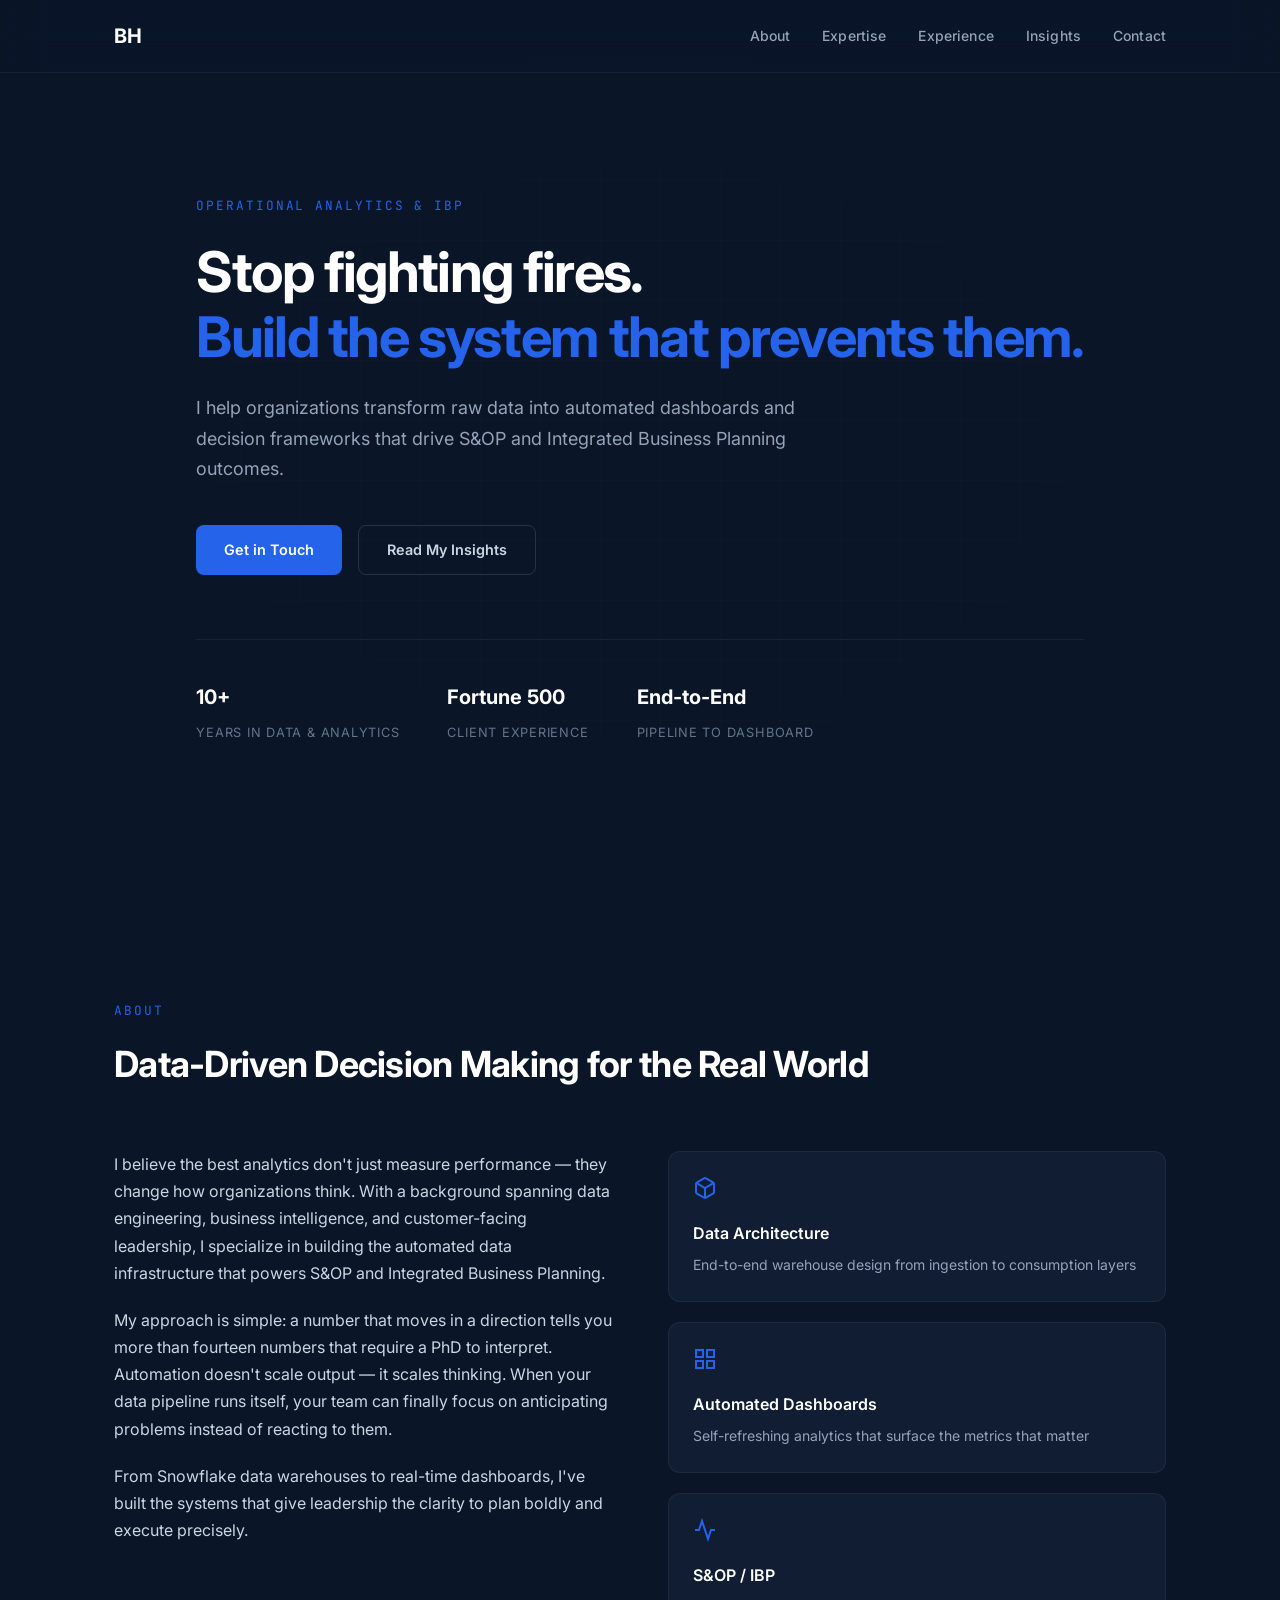
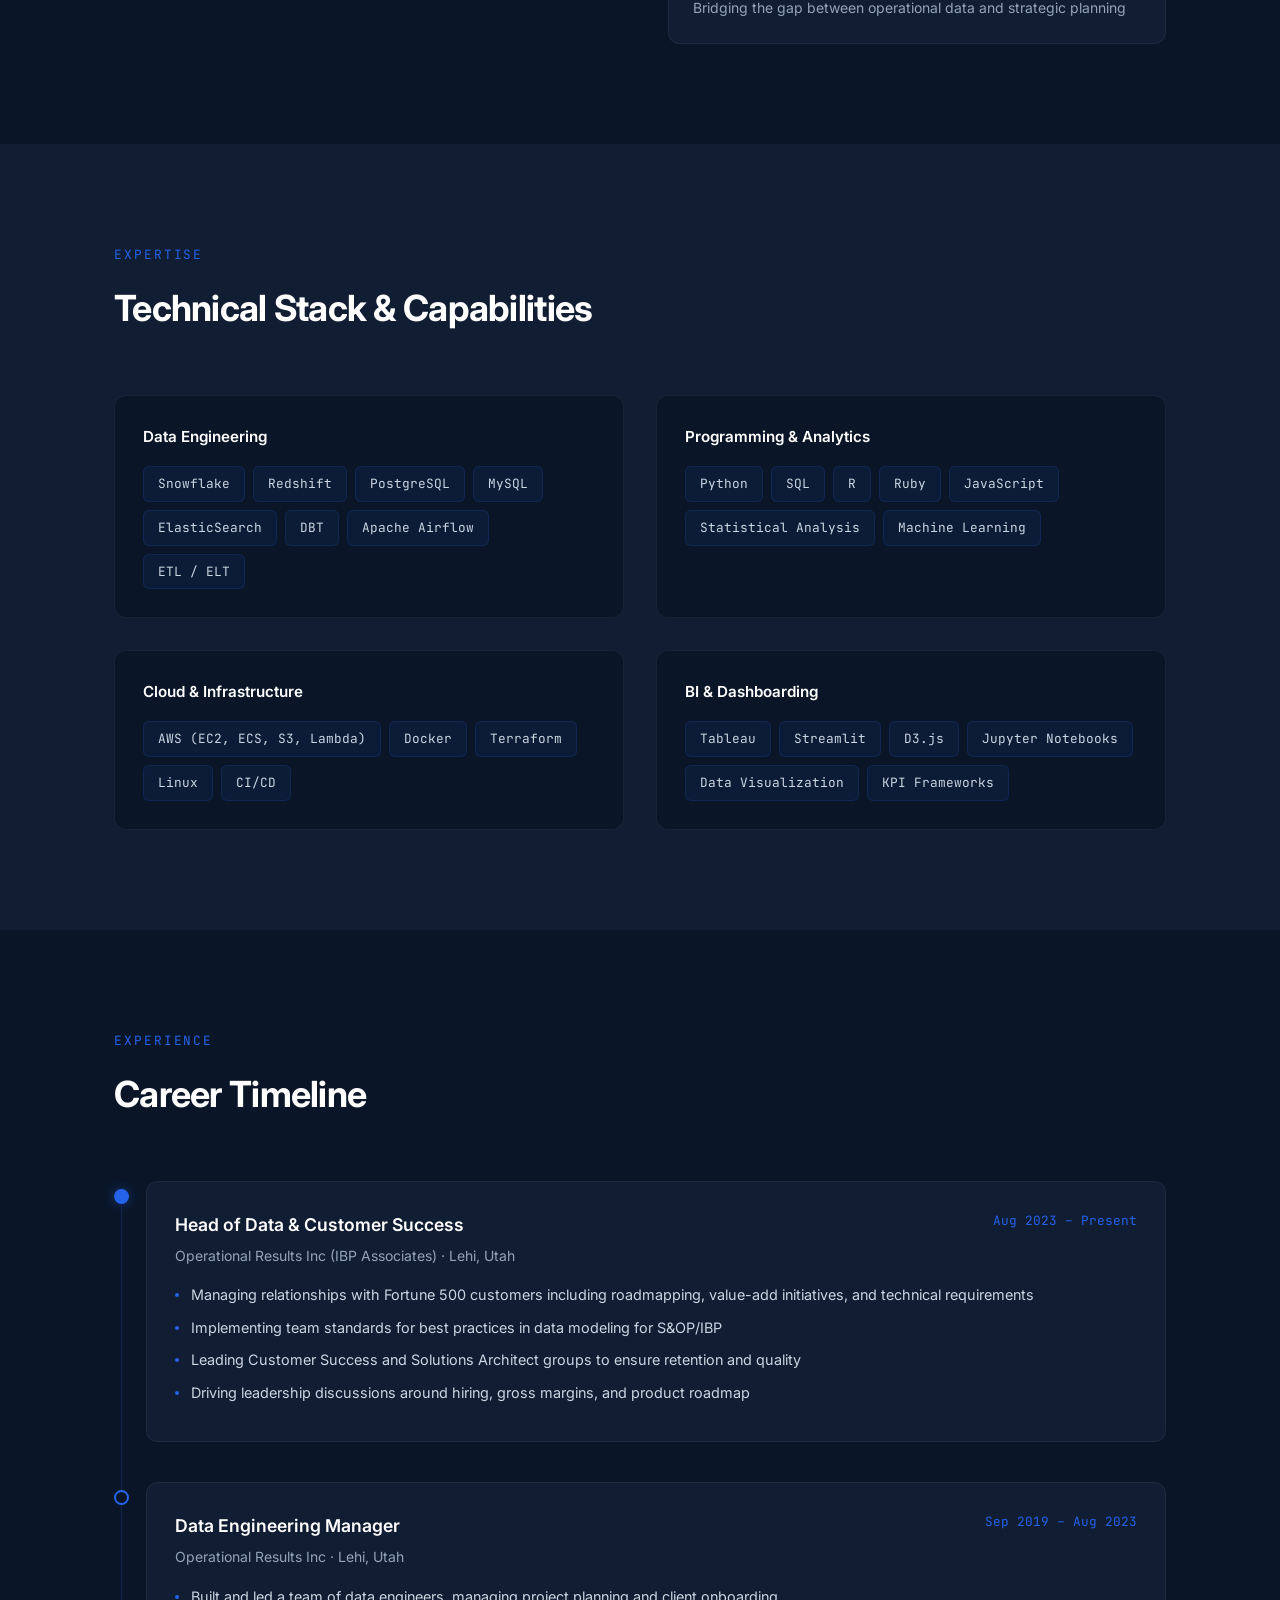
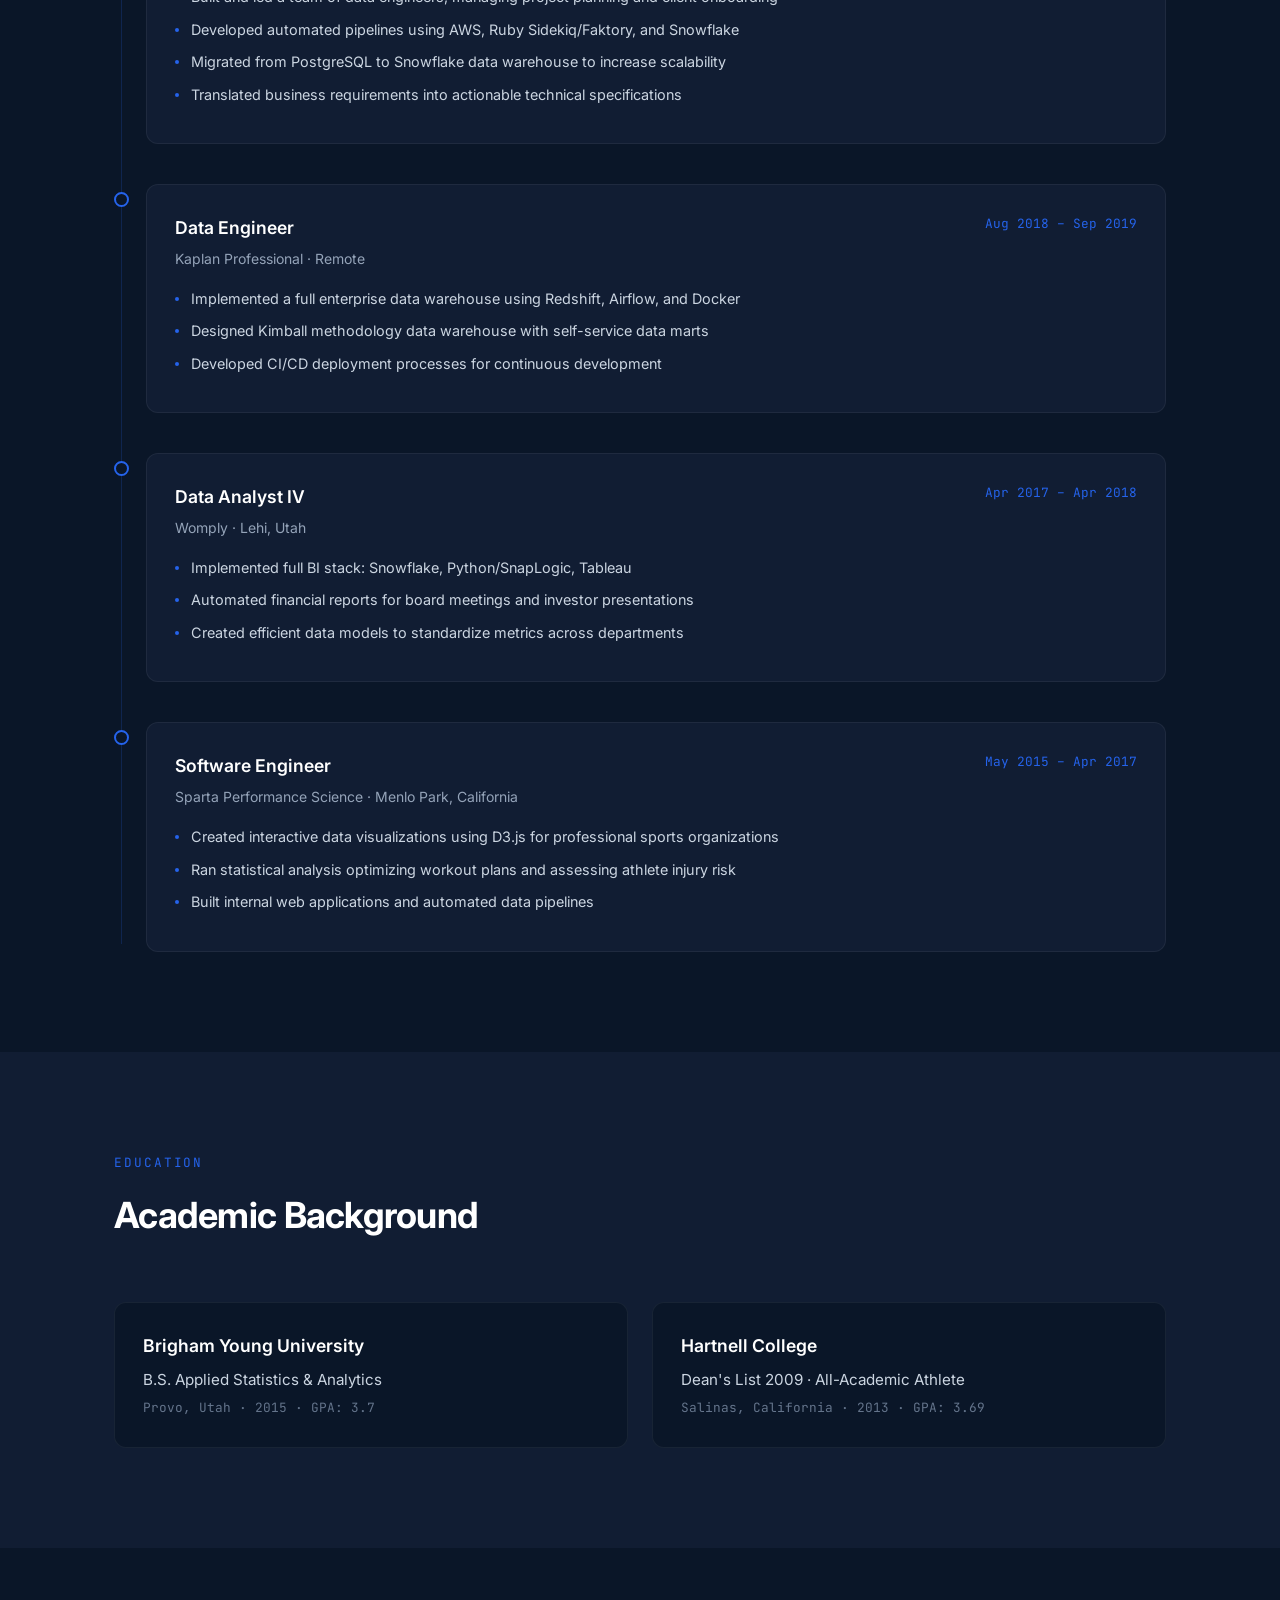
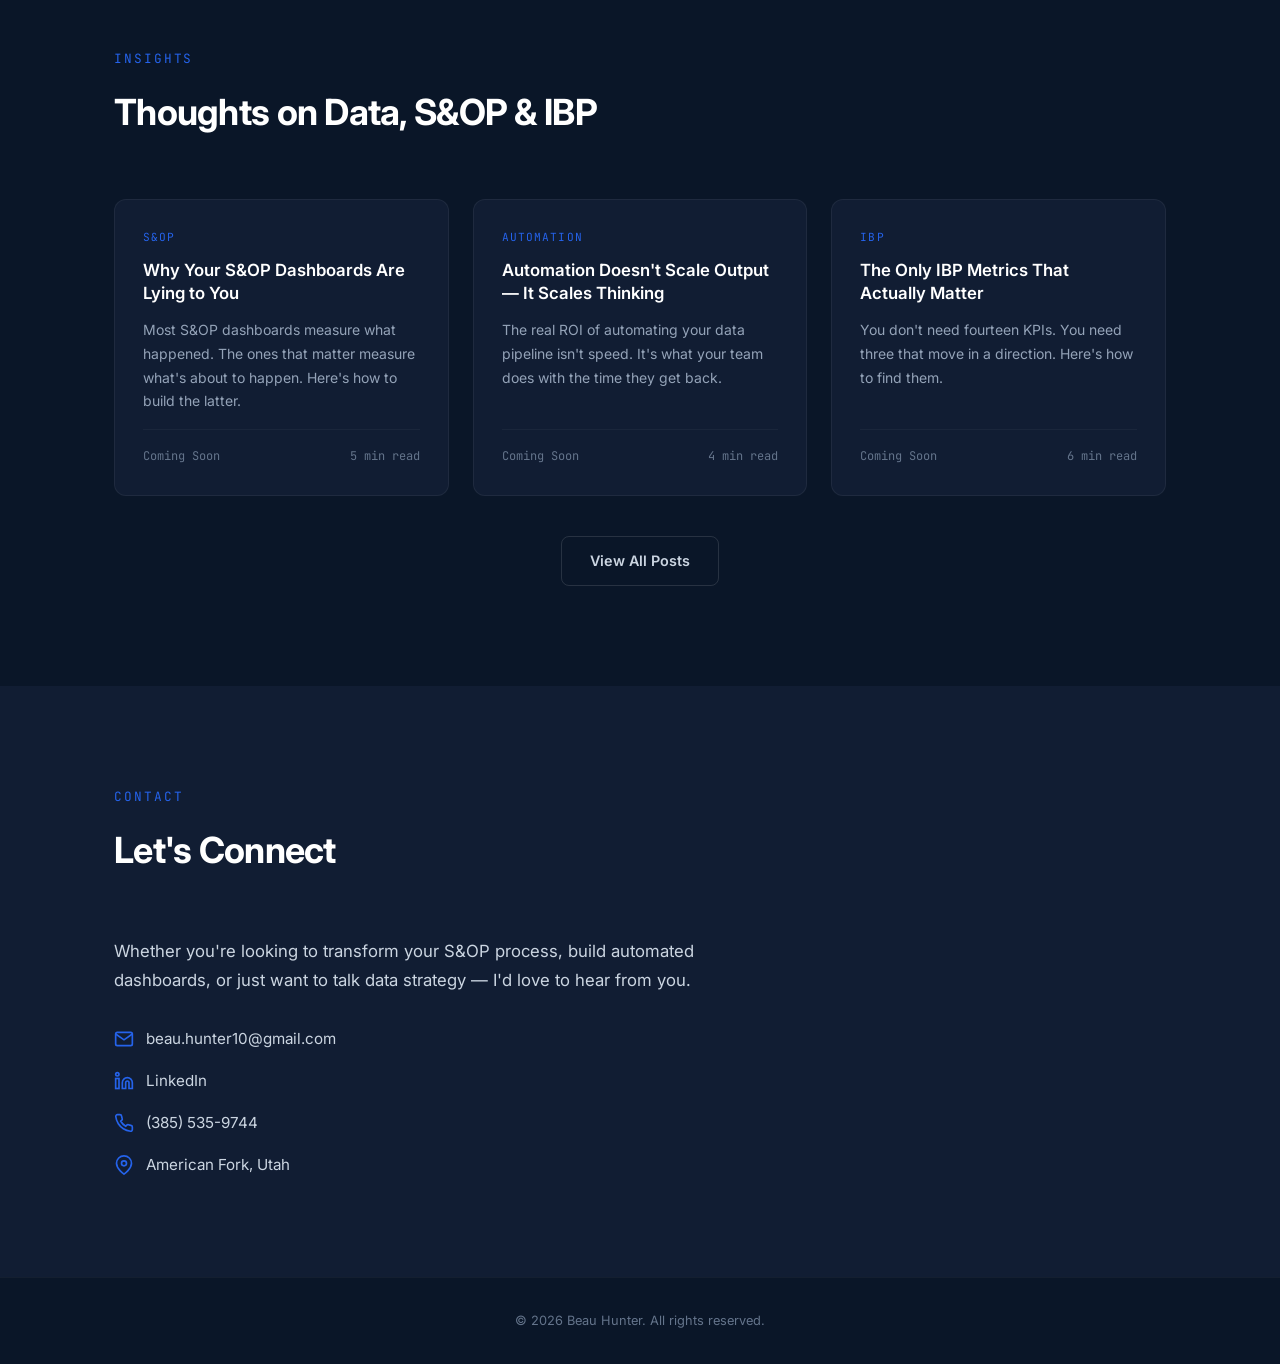
<file: index.html>
<!DOCTYPE html>
<html lang="en">
<head>
  <meta charset="UTF-8">
  <meta name="viewport" content="width=device-width, initial-scale=1.0">
  <meta name="description" content="Beau Hunter - Operational Analytics, Automated Data & Dashboarding for S&OP and IBP">
  <title>Beau Hunter | Operational Analytics & IBP</title>
  <link rel="stylesheet" href="css/style.css">
  <link rel="preconnect" href="https://fonts.googleapis.com">
  <link rel="preconnect" href="https://fonts.gstatic.com" crossorigin>
  <link href="https://fonts.googleapis.com/css2?family=Inter:wght@300;400;500;600;700&family=JetBrains+Mono:wght@400;500&display=swap" rel="stylesheet">
</head>
<body>
  <!-- Navigation -->
  <nav class="nav" id="nav">
    <div class="nav-container">
      <a href="#" class="nav-logo">BH</a>
      <button class="nav-toggle" id="navToggle" aria-label="Toggle navigation">
        <span></span>
        <span></span>
        <span></span>
      </button>
      <ul class="nav-links" id="navLinks">
        <li><a href="#about">About</a></li>
        <li><a href="#expertise">Expertise</a></li>
        <li><a href="#experience">Experience</a></li>
        <li><a href="#blog">Insights</a></li>
        <li><a href="#contact">Contact</a></li>
      </ul>
    </div>
  </nav>

  <!-- Hero Section -->
  <section class="hero" id="hero">
    <div class="hero-bg">
      <div class="hero-grid"></div>
    </div>
    <div class="container hero-content">
      <p class="hero-label">Operational Analytics & IBP</p>
      <h1 class="hero-title">
        Stop fighting fires.<br>
        <span class="hero-accent">Build the system that prevents them.</span>
      </h1>
      <p class="hero-subtitle">
        I help organizations transform raw data into automated dashboards and decision frameworks
        that drive S&OP and Integrated Business Planning outcomes.
      </p>
      <div class="hero-cta">
        <a href="#contact" class="btn btn-primary">Get in Touch</a>
        <a href="#blog" class="btn btn-outline">Read My Insights</a>
      </div>
      <div class="hero-metrics">
        <div class="metric">
          <span class="metric-value">10+</span>
          <span class="metric-label">Years in Data & Analytics</span>
        </div>
        <div class="metric">
          <span class="metric-value">Fortune 500</span>
          <span class="metric-label">Client Experience</span>
        </div>
        <div class="metric">
          <span class="metric-value">End-to-End</span>
          <span class="metric-label">Pipeline to Dashboard</span>
        </div>
      </div>
    </div>
  </section>

  <!-- About Section -->
  <section class="section" id="about">
    <div class="container">
      <div class="section-header">
        <p class="section-label">About</p>
        <h2 class="section-title">Data-Driven Decision Making for the Real World</h2>
      </div>
      <div class="about-grid">
        <div class="about-text">
          <p>
            I believe the best analytics don't just measure performance &mdash; they change how organizations think.
            With a background spanning data engineering, business intelligence, and customer-facing leadership,
            I specialize in building the automated data infrastructure that powers S&OP and Integrated Business Planning.
          </p>
          <p>
            My approach is simple: a number that moves in a direction tells you more than fourteen numbers
            that require a PhD to interpret. Automation doesn't scale output &mdash; it scales thinking.
            When your data pipeline runs itself, your team can finally focus on anticipating problems
            instead of reacting to them.
          </p>
          <p>
            From Snowflake data warehouses to real-time dashboards, I've built the systems that give
            leadership the clarity to plan boldly and execute precisely.
          </p>
        </div>
        <div class="about-highlights">
          <div class="highlight-card">
            <div class="highlight-icon">
              <svg width="24" height="24" viewBox="0 0 24 24" fill="none" stroke="currentColor" stroke-width="2"><path d="M21 16V8a2 2 0 0 0-1-1.73l-7-4a2 2 0 0 0-2 0l-7 4A2 2 0 0 0 3 8v8a2 2 0 0 0 1 1.73l7 4a2 2 0 0 0 2 0l7-4A2 2 0 0 0 21 16z"></path><polyline points="3.27 6.96 12 12.01 20.73 6.96"></polyline><line x1="12" y1="22.08" x2="12" y2="12"></line></svg>
            </div>
            <h3>Data Architecture</h3>
            <p>End-to-end warehouse design from ingestion to consumption layers</p>
          </div>
          <div class="highlight-card">
            <div class="highlight-icon">
              <svg width="24" height="24" viewBox="0 0 24 24" fill="none" stroke="currentColor" stroke-width="2"><rect x="3" y="3" width="7" height="7"></rect><rect x="14" y="3" width="7" height="7"></rect><rect x="14" y="14" width="7" height="7"></rect><rect x="3" y="14" width="7" height="7"></rect></svg>
            </div>
            <h3>Automated Dashboards</h3>
            <p>Self-refreshing analytics that surface the metrics that matter</p>
          </div>
          <div class="highlight-card">
            <div class="highlight-icon">
              <svg width="24" height="24" viewBox="0 0 24 24" fill="none" stroke="currentColor" stroke-width="2"><polyline points="22 12 18 12 15 21 9 3 6 12 2 12"></polyline></svg>
            </div>
            <h3>S&OP / IBP</h3>
            <p>Bridging the gap between operational data and strategic planning</p>
          </div>
        </div>
      </div>
    </div>
  </section>

  <!-- Expertise Section -->
  <section class="section section-alt" id="expertise">
    <div class="container">
      <div class="section-header">
        <p class="section-label">Expertise</p>
        <h2 class="section-title">Technical Stack & Capabilities</h2>
      </div>
      <div class="expertise-grid">
        <div class="expertise-category">
          <h3>Data Engineering</h3>
          <div class="tag-list">
            <span class="tag">Snowflake</span>
            <span class="tag">Redshift</span>
            <span class="tag">PostgreSQL</span>
            <span class="tag">MySQL</span>
            <span class="tag">ElasticSearch</span>
            <span class="tag">DBT</span>
            <span class="tag">Apache Airflow</span>
            <span class="tag">ETL / ELT</span>
          </div>
        </div>
        <div class="expertise-category">
          <h3>Programming & Analytics</h3>
          <div class="tag-list">
            <span class="tag">Python</span>
            <span class="tag">SQL</span>
            <span class="tag">R</span>
            <span class="tag">Ruby</span>
            <span class="tag">JavaScript</span>
            <span class="tag">Statistical Analysis</span>
            <span class="tag">Machine Learning</span>
          </div>
        </div>
        <div class="expertise-category">
          <h3>Cloud & Infrastructure</h3>
          <div class="tag-list">
            <span class="tag">AWS (EC2, ECS, S3, Lambda)</span>
            <span class="tag">Docker</span>
            <span class="tag">Terraform</span>
            <span class="tag">Linux</span>
            <span class="tag">CI/CD</span>
          </div>
        </div>
        <div class="expertise-category">
          <h3>BI & Dashboarding</h3>
          <div class="tag-list">
            <span class="tag">Tableau</span>
            <span class="tag">Streamlit</span>
            <span class="tag">D3.js</span>
            <span class="tag">Jupyter Notebooks</span>
            <span class="tag">Data Visualization</span>
            <span class="tag">KPI Frameworks</span>
          </div>
        </div>
      </div>
    </div>
  </section>

  <!-- Experience Section -->
  <section class="section" id="experience">
    <div class="container">
      <div class="section-header">
        <p class="section-label">Experience</p>
        <h2 class="section-title">Career Timeline</h2>
      </div>
      <div class="timeline">
        <div class="timeline-item">
          <div class="timeline-marker"></div>
          <div class="timeline-content">
            <div class="timeline-header">
              <div>
                <h3>Head of Data & Customer Success</h3>
                <p class="timeline-company">Operational Results Inc (IBP Associates) &middot; Lehi, Utah</p>
              </div>
              <span class="timeline-date">Aug 2023 &ndash; Present</span>
            </div>
            <ul class="timeline-details">
              <li>Managing relationships with Fortune 500 customers including roadmapping, value-add initiatives, and technical requirements</li>
              <li>Implementing team standards for best practices in data modeling for S&OP/IBP</li>
              <li>Leading Customer Success and Solutions Architect groups to ensure retention and quality</li>
              <li>Driving leadership discussions around hiring, gross margins, and product roadmap</li>
            </ul>
          </div>
        </div>
        <div class="timeline-item">
          <div class="timeline-marker"></div>
          <div class="timeline-content">
            <div class="timeline-header">
              <div>
                <h3>Data Engineering Manager</h3>
                <p class="timeline-company">Operational Results Inc &middot; Lehi, Utah</p>
              </div>
              <span class="timeline-date">Sep 2019 &ndash; Aug 2023</span>
            </div>
            <ul class="timeline-details">
              <li>Built and led a team of data engineers, managing project planning and client onboarding</li>
              <li>Developed automated pipelines using AWS, Ruby Sidekiq/Faktory, and Snowflake</li>
              <li>Migrated from PostgreSQL to Snowflake data warehouse to increase scalability</li>
              <li>Translated business requirements into actionable technical specifications</li>
            </ul>
          </div>
        </div>
        <div class="timeline-item">
          <div class="timeline-marker"></div>
          <div class="timeline-content">
            <div class="timeline-header">
              <div>
                <h3>Data Engineer</h3>
                <p class="timeline-company">Kaplan Professional &middot; Remote</p>
              </div>
              <span class="timeline-date">Aug 2018 &ndash; Sep 2019</span>
            </div>
            <ul class="timeline-details">
              <li>Implemented a full enterprise data warehouse using Redshift, Airflow, and Docker</li>
              <li>Designed Kimball methodology data warehouse with self-service data marts</li>
              <li>Developed CI/CD deployment processes for continuous development</li>
            </ul>
          </div>
        </div>
        <div class="timeline-item">
          <div class="timeline-marker"></div>
          <div class="timeline-content">
            <div class="timeline-header">
              <div>
                <h3>Data Analyst IV</h3>
                <p class="timeline-company">Womply &middot; Lehi, Utah</p>
              </div>
              <span class="timeline-date">Apr 2017 &ndash; Apr 2018</span>
            </div>
            <ul class="timeline-details">
              <li>Implemented full BI stack: Snowflake, Python/SnapLogic, Tableau</li>
              <li>Automated financial reports for board meetings and investor presentations</li>
              <li>Created efficient data models to standardize metrics across departments</li>
            </ul>
          </div>
        </div>
        <div class="timeline-item">
          <div class="timeline-marker"></div>
          <div class="timeline-content">
            <div class="timeline-header">
              <div>
                <h3>Software Engineer</h3>
                <p class="timeline-company">Sparta Performance Science &middot; Menlo Park, California</p>
              </div>
              <span class="timeline-date">May 2015 &ndash; Apr 2017</span>
            </div>
            <ul class="timeline-details">
              <li>Created interactive data visualizations using D3.js for professional sports organizations</li>
              <li>Ran statistical analysis optimizing workout plans and assessing athlete injury risk</li>
              <li>Built internal web applications and automated data pipelines</li>
            </ul>
          </div>
        </div>
      </div>
    </div>
  </section>

  <!-- Education Section -->
  <section class="section section-alt" id="education">
    <div class="container">
      <div class="section-header">
        <p class="section-label">Education</p>
        <h2 class="section-title">Academic Background</h2>
      </div>
      <div class="education-grid">
        <div class="education-card">
          <h3>Brigham Young University</h3>
          <p class="education-detail">B.S. Applied Statistics & Analytics</p>
          <p class="education-meta">Provo, Utah &middot; 2015 &middot; GPA: 3.7</p>
        </div>
        <div class="education-card">
          <h3>Hartnell College</h3>
          <p class="education-detail">Dean's List 2009 &middot; All-Academic Athlete</p>
          <p class="education-meta">Salinas, California &middot; 2013 &middot; GPA: 3.69</p>
        </div>
      </div>
    </div>
  </section>

  <!-- Blog Section -->
  <section class="section" id="blog">
    <div class="container">
      <div class="section-header">
        <p class="section-label">Insights</p>
        <h2 class="section-title">Thoughts on Data, S&OP & IBP</h2>
      </div>
      <div class="blog-grid" id="blogGrid">
        <article class="blog-card">
          <div class="blog-card-tag">S&OP</div>
          <h3><a href="blog/posts/why-your-sop-dashboards-are-lying.html">Why Your S&OP Dashboards Are Lying to You</a></h3>
          <p>Most S&OP dashboards measure what happened. The ones that matter measure what's about to happen. Here's how to build the latter.</p>
          <div class="blog-card-meta">
            <time>Coming Soon</time>
            <span>5 min read</span>
          </div>
        </article>
        <article class="blog-card">
          <div class="blog-card-tag">Automation</div>
          <h3><a href="blog/posts/automation-scales-thinking.html">Automation Doesn't Scale Output &mdash; It Scales Thinking</a></h3>
          <p>The real ROI of automating your data pipeline isn't speed. It's what your team does with the time they get back.</p>
          <div class="blog-card-meta">
            <time>Coming Soon</time>
            <span>4 min read</span>
          </div>
        </article>
        <article class="blog-card">
          <div class="blog-card-tag">IBP</div>
          <h3><a href="blog/posts/ibp-metrics-that-matter.html">The Only IBP Metrics That Actually Matter</a></h3>
          <p>You don't need fourteen KPIs. You need three that move in a direction. Here's how to find them.</p>
          <div class="blog-card-meta">
            <time>Coming Soon</time>
            <span>6 min read</span>
          </div>
        </article>
      </div>
      <div class="blog-cta">
        <a href="blog/index.html" class="btn btn-outline">View All Posts</a>
      </div>
    </div>
  </section>

  <!-- Contact Section -->
  <section class="section section-alt" id="contact">
    <div class="container">
      <div class="section-header">
        <p class="section-label">Contact</p>
        <h2 class="section-title">Let's Connect</h2>
      </div>
      <div class="contact-grid">
        <div class="contact-info">
          <p>Whether you're looking to transform your S&OP process, build automated dashboards, or just want to talk data strategy &mdash; I'd love to hear from you.</p>
          <div class="contact-links">
            <a href="mailto:beau.hunter10@gmail.com" class="contact-link">
              <svg width="20" height="20" viewBox="0 0 24 24" fill="none" stroke="currentColor" stroke-width="2"><path d="M4 4h16c1.1 0 2 .9 2 2v12c0 1.1-.9 2-2 2H4c-1.1 0-2-.9-2-2V6c0-1.1.9-2 2-2z"></path><polyline points="22,6 12,13 2,6"></polyline></svg>
              beau.hunter10@gmail.com
            </a>
            <a href="https://www.linkedin.com/in/beauzhunter/" target="_blank" rel="noopener" class="contact-link">
              <svg width="20" height="20" viewBox="0 0 24 24" fill="none" stroke="currentColor" stroke-width="2"><path d="M16 8a6 6 0 0 1 6 6v7h-4v-7a2 2 0 0 0-2-2 2 2 0 0 0-2 2v7h-4v-7a6 6 0 0 1 6-6z"></path><rect x="2" y="9" width="4" height="12"></rect><circle cx="4" cy="4" r="2"></circle></svg>
              LinkedIn
            </a>
            <a href="tel:+13855359744" class="contact-link">
              <svg width="20" height="20" viewBox="0 0 24 24" fill="none" stroke="currentColor" stroke-width="2"><path d="M22 16.92v3a2 2 0 0 1-2.18 2 19.79 19.79 0 0 1-8.63-3.07 19.5 19.5 0 0 1-6-6 19.79 19.79 0 0 1-3.07-8.67A2 2 0 0 1 4.11 2h3a2 2 0 0 1 2 1.72 12.84 12.84 0 0 0 .7 2.81 2 2 0 0 1-.45 2.11L8.09 9.91a16 16 0 0 0 6 6l1.27-1.27a2 2 0 0 1 2.11-.45 12.84 12.84 0 0 0 2.81.7A2 2 0 0 1 22 16.92z"></path></svg>
              (385) 535-9744
            </a>
            <span class="contact-link">
              <svg width="20" height="20" viewBox="0 0 24 24" fill="none" stroke="currentColor" stroke-width="2"><path d="M21 10c0 7-9 13-9 13s-9-6-9-13a9 9 0 0 1 18 0z"></path><circle cx="12" cy="10" r="3"></circle></svg>
              American Fork, Utah
            </span>
          </div>
        </div>
      </div>
    </div>
  </section>

  <!-- Footer -->
  <footer class="footer">
    <div class="container">
      <div class="footer-content">
        <p>&copy; 2026 Beau Hunter. All rights reserved.</p>
      </div>
    </div>
  </footer>

  <script src="js/main.js"></script>
</body>
</html>
</file>
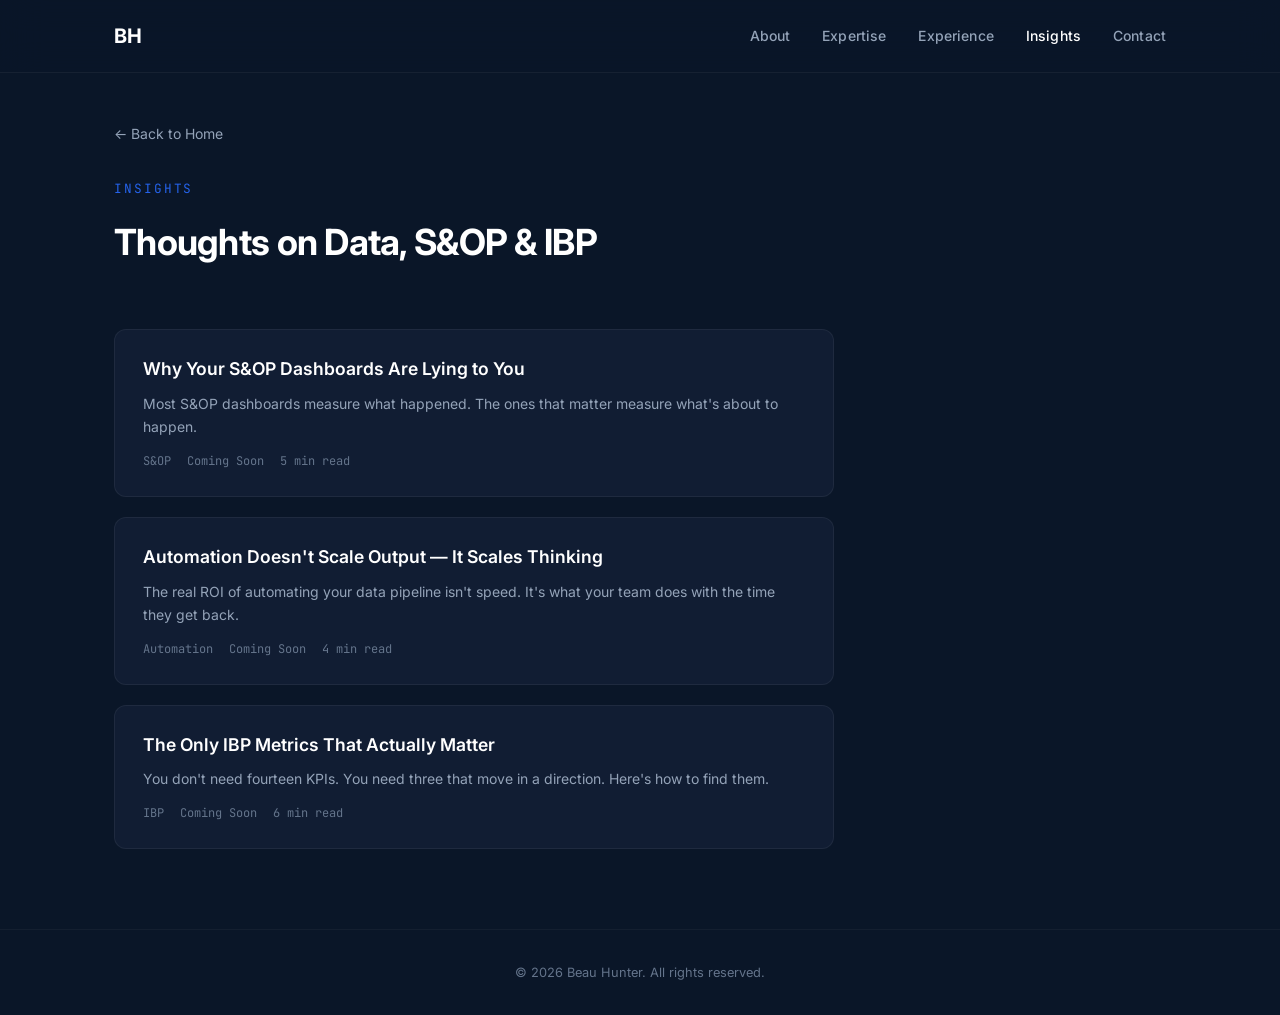
<file: blog/index.html>
<!DOCTYPE html>
<html lang="en">
<head>
  <meta charset="UTF-8">
  <meta name="viewport" content="width=device-width, initial-scale=1.0">
  <meta name="description" content="Insights on operational analytics, S&OP, IBP, and data-driven decision making by Beau Hunter">
  <title>Insights | Beau Hunter</title>
  <link rel="stylesheet" href="../css/style.css">
  <link rel="preconnect" href="https://fonts.googleapis.com">
  <link rel="preconnect" href="https://fonts.gstatic.com" crossorigin>
  <link href="https://fonts.googleapis.com/css2?family=Inter:wght@300;400;500;600;700&family=JetBrains+Mono:wght@400;500&display=swap" rel="stylesheet">
</head>
<body>
  <nav class="nav">
    <div class="nav-container">
      <a href="../index.html" class="nav-logo">BH</a>
      <button class="nav-toggle" id="navToggle" aria-label="Toggle navigation">
        <span></span>
        <span></span>
        <span></span>
      </button>
      <ul class="nav-links" id="navLinks">
        <li><a href="../index.html#about">About</a></li>
        <li><a href="../index.html#expertise">Expertise</a></li>
        <li><a href="../index.html#experience">Experience</a></li>
        <li><a href="./" class="active">Insights</a></li>
        <li><a href="../index.html#contact">Contact</a></li>
      </ul>
    </div>
  </nav>

  <main class="blog-listing">
    <div class="container">
      <a href="../index.html" class="blog-post-back">&larr; Back to Home</a>
      <div class="section-header">
        <p class="section-label">Insights</p>
        <h1 class="section-title">Thoughts on Data, S&OP & IBP</h1>
      </div>

      <div class="blog-listing-grid">
        <a href="posts/why-your-sop-dashboards-are-lying.html" class="blog-listing-item">
          <h3>Why Your S&OP Dashboards Are Lying to You</h3>
          <p>Most S&OP dashboards measure what happened. The ones that matter measure what's about to happen.</p>
          <div class="blog-listing-meta">
            <span>S&OP</span>
            <span>Coming Soon</span>
            <span>5 min read</span>
          </div>
        </a>

        <a href="posts/automation-scales-thinking.html" class="blog-listing-item">
          <h3>Automation Doesn't Scale Output &mdash; It Scales Thinking</h3>
          <p>The real ROI of automating your data pipeline isn't speed. It's what your team does with the time they get back.</p>
          <div class="blog-listing-meta">
            <span>Automation</span>
            <span>Coming Soon</span>
            <span>4 min read</span>
          </div>
        </a>

        <a href="posts/ibp-metrics-that-matter.html" class="blog-listing-item">
          <h3>The Only IBP Metrics That Actually Matter</h3>
          <p>You don't need fourteen KPIs. You need three that move in a direction. Here's how to find them.</p>
          <div class="blog-listing-meta">
            <span>IBP</span>
            <span>Coming Soon</span>
            <span>6 min read</span>
          </div>
        </a>
      </div>
    </div>
  </main>

  <footer class="footer">
    <div class="container">
      <div class="footer-content">
        <p>&copy; 2026 Beau Hunter. All rights reserved.</p>
      </div>
    </div>
  </footer>

  <script src="../js/main.js"></script>
</body>
</html>
</file>
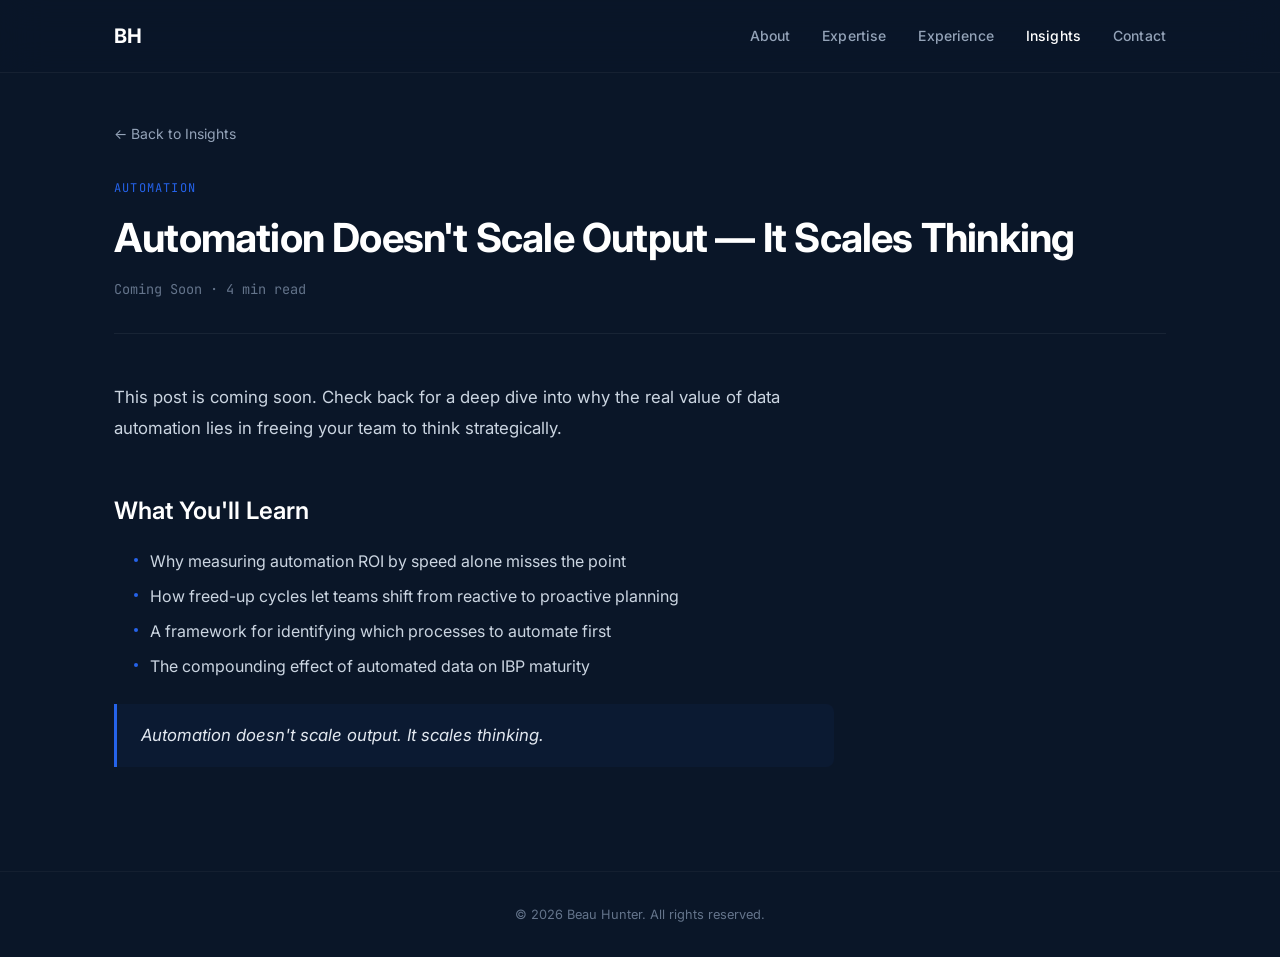
<file: blog/posts/automation-scales-thinking.html>
<!DOCTYPE html>
<html lang="en">
<head>
  <meta charset="UTF-8">
  <meta name="viewport" content="width=device-width, initial-scale=1.0">
  <meta name="description" content="The real ROI of automating your data pipeline isn't speed. It's what your team does with the time they get back.">
  <title>Automation Doesn't Scale Output — It Scales Thinking | Beau Hunter</title>
  <link rel="stylesheet" href="../../css/style.css">
  <link rel="preconnect" href="https://fonts.googleapis.com">
  <link rel="preconnect" href="https://fonts.gstatic.com" crossorigin>
  <link href="https://fonts.googleapis.com/css2?family=Inter:wght@300;400;500;600;700&family=JetBrains+Mono:wght@400;500&display=swap" rel="stylesheet">
</head>
<body>
  <nav class="nav">
    <div class="nav-container">
      <a href="../../index.html" class="nav-logo">BH</a>
      <button class="nav-toggle" id="navToggle" aria-label="Toggle navigation">
        <span></span>
        <span></span>
        <span></span>
      </button>
      <ul class="nav-links" id="navLinks">
        <li><a href="../../index.html#about">About</a></li>
        <li><a href="../../index.html#expertise">Expertise</a></li>
        <li><a href="../../index.html#experience">Experience</a></li>
        <li><a href="../" class="active">Insights</a></li>
        <li><a href="../../index.html#contact">Contact</a></li>
      </ul>
    </div>
  </nav>

  <main class="blog-post">
    <div class="container">
      <a href="../index.html" class="blog-post-back">&larr; Back to Insights</a>

      <article>
        <header class="blog-post-header">
          <p class="blog-post-tag">Automation</p>
          <h1 class="blog-post-title">Automation Doesn't Scale Output &mdash; It Scales Thinking</h1>
          <p class="blog-post-meta">Coming Soon &middot; 4 min read</p>
        </header>

        <div class="blog-post-content">
          <p>
            This post is coming soon. Check back for a deep dive into why the real value of
            data automation lies in freeing your team to think strategically.
          </p>

          <h2>What You'll Learn</h2>
          <ul>
            <li>Why measuring automation ROI by speed alone misses the point</li>
            <li>How freed-up cycles let teams shift from reactive to proactive planning</li>
            <li>A framework for identifying which processes to automate first</li>
            <li>The compounding effect of automated data on IBP maturity</li>
          </ul>

          <blockquote>
            <p>Automation doesn't scale output. It scales thinking.</p>
          </blockquote>
        </div>
      </article>
    </div>
  </main>

  <footer class="footer">
    <div class="container">
      <div class="footer-content">
        <p>&copy; 2026 Beau Hunter. All rights reserved.</p>
      </div>
    </div>
  </footer>

  <script src="../../js/main.js"></script>
</body>
</html>
</file>
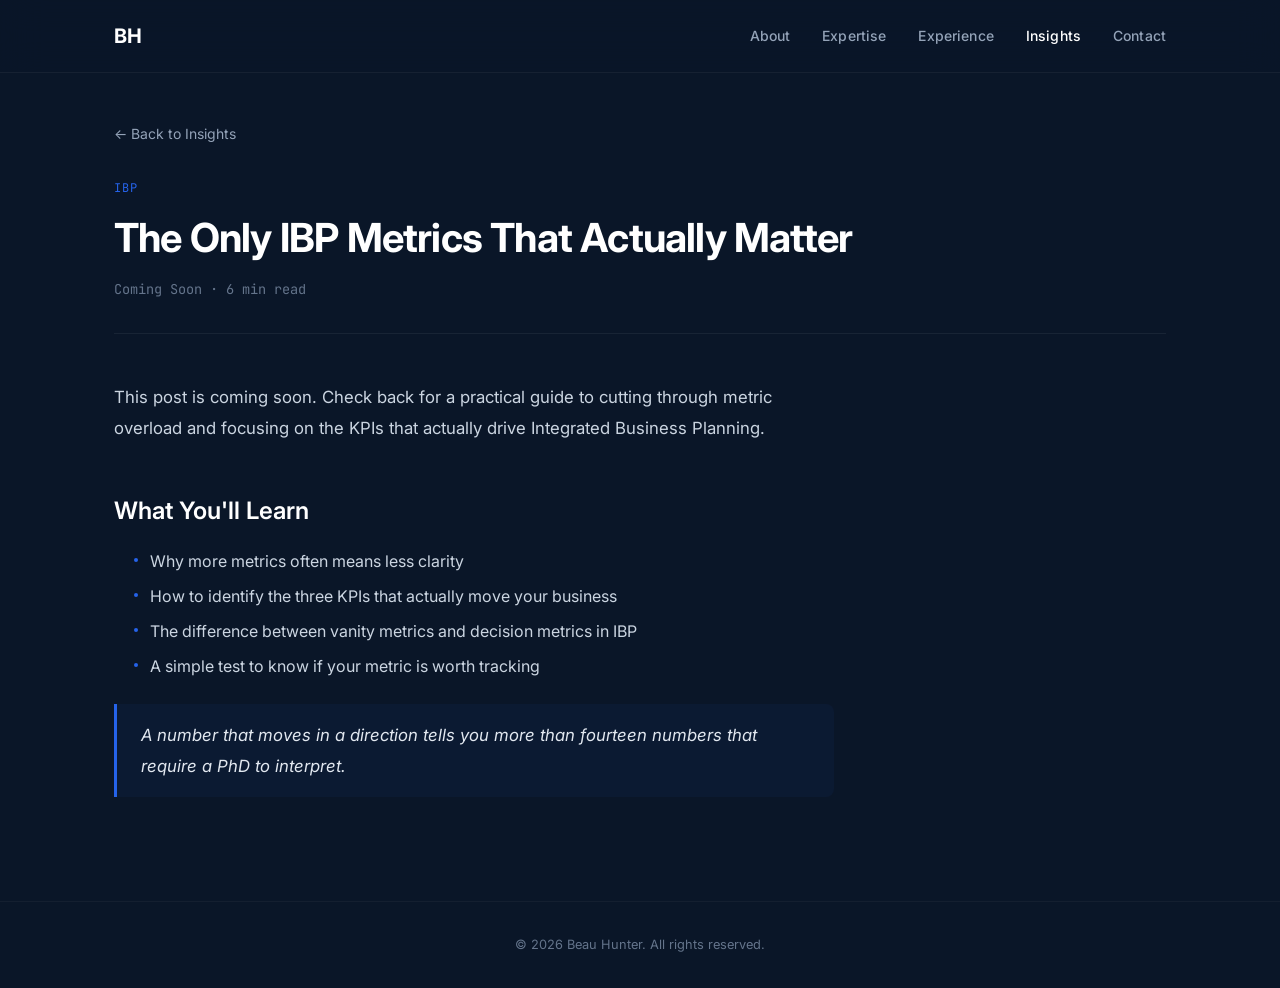
<file: blog/posts/ibp-metrics-that-matter.html>
<!DOCTYPE html>
<html lang="en">
<head>
  <meta charset="UTF-8">
  <meta name="viewport" content="width=device-width, initial-scale=1.0">
  <meta name="description" content="You don't need fourteen KPIs. You need three that move in a direction. Here's how to find them.">
  <title>The Only IBP Metrics That Actually Matter | Beau Hunter</title>
  <link rel="stylesheet" href="../../css/style.css">
  <link rel="preconnect" href="https://fonts.googleapis.com">
  <link rel="preconnect" href="https://fonts.gstatic.com" crossorigin>
  <link href="https://fonts.googleapis.com/css2?family=Inter:wght@300;400;500;600;700&family=JetBrains+Mono:wght@400;500&display=swap" rel="stylesheet">
</head>
<body>
  <nav class="nav">
    <div class="nav-container">
      <a href="../../index.html" class="nav-logo">BH</a>
      <button class="nav-toggle" id="navToggle" aria-label="Toggle navigation">
        <span></span>
        <span></span>
        <span></span>
      </button>
      <ul class="nav-links" id="navLinks">
        <li><a href="../../index.html#about">About</a></li>
        <li><a href="../../index.html#expertise">Expertise</a></li>
        <li><a href="../../index.html#experience">Experience</a></li>
        <li><a href="../" class="active">Insights</a></li>
        <li><a href="../../index.html#contact">Contact</a></li>
      </ul>
    </div>
  </nav>

  <main class="blog-post">
    <div class="container">
      <a href="../index.html" class="blog-post-back">&larr; Back to Insights</a>

      <article>
        <header class="blog-post-header">
          <p class="blog-post-tag">IBP</p>
          <h1 class="blog-post-title">The Only IBP Metrics That Actually Matter</h1>
          <p class="blog-post-meta">Coming Soon &middot; 6 min read</p>
        </header>

        <div class="blog-post-content">
          <p>
            This post is coming soon. Check back for a practical guide to cutting through
            metric overload and focusing on the KPIs that actually drive Integrated Business Planning.
          </p>

          <h2>What You'll Learn</h2>
          <ul>
            <li>Why more metrics often means less clarity</li>
            <li>How to identify the three KPIs that actually move your business</li>
            <li>The difference between vanity metrics and decision metrics in IBP</li>
            <li>A simple test to know if your metric is worth tracking</li>
          </ul>

          <blockquote>
            <p>A number that moves in a direction tells you more than fourteen numbers that require a PhD to interpret.</p>
          </blockquote>
        </div>
      </article>
    </div>
  </main>

  <footer class="footer">
    <div class="container">
      <div class="footer-content">
        <p>&copy; 2026 Beau Hunter. All rights reserved.</p>
      </div>
    </div>
  </footer>

  <script src="../../js/main.js"></script>
</body>
</html>
</file>
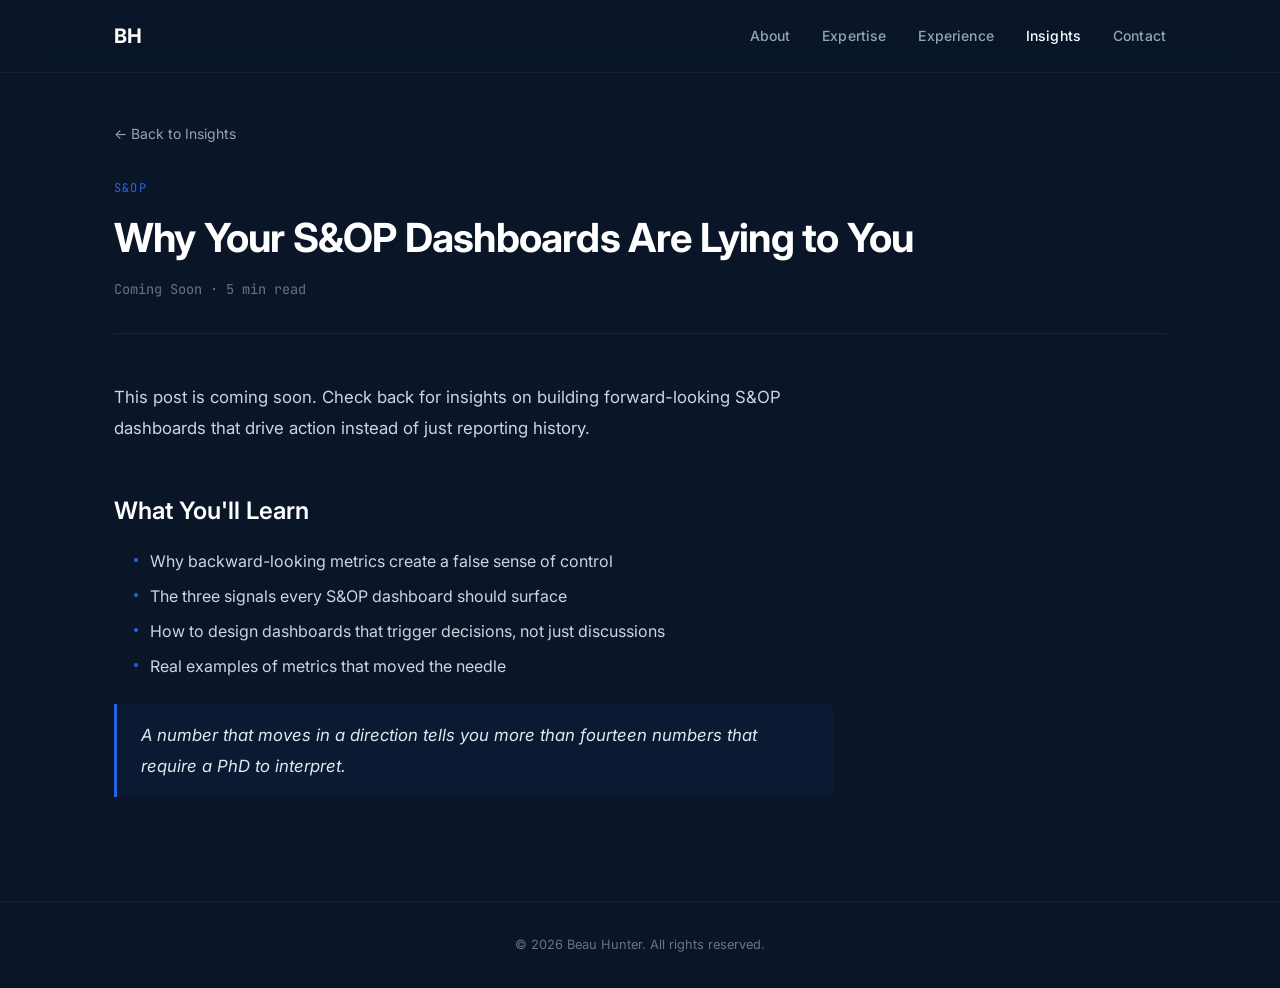
<file: blog/posts/why-your-sop-dashboards-are-lying.html>
<!DOCTYPE html>
<html lang="en">
<head>
  <meta charset="UTF-8">
  <meta name="viewport" content="width=device-width, initial-scale=1.0">
  <meta name="description" content="Most S&OP dashboards measure what happened. The ones that matter measure what's about to happen.">
  <title>Why Your S&OP Dashboards Are Lying to You | Beau Hunter</title>
  <link rel="stylesheet" href="../../css/style.css">
  <link rel="preconnect" href="https://fonts.googleapis.com">
  <link rel="preconnect" href="https://fonts.gstatic.com" crossorigin>
  <link href="https://fonts.googleapis.com/css2?family=Inter:wght@300;400;500;600;700&family=JetBrains+Mono:wght@400;500&display=swap" rel="stylesheet">
</head>
<body>
  <nav class="nav">
    <div class="nav-container">
      <a href="../../index.html" class="nav-logo">BH</a>
      <button class="nav-toggle" id="navToggle" aria-label="Toggle navigation">
        <span></span>
        <span></span>
        <span></span>
      </button>
      <ul class="nav-links" id="navLinks">
        <li><a href="../../index.html#about">About</a></li>
        <li><a href="../../index.html#expertise">Expertise</a></li>
        <li><a href="../../index.html#experience">Experience</a></li>
        <li><a href="../" class="active">Insights</a></li>
        <li><a href="../../index.html#contact">Contact</a></li>
      </ul>
    </div>
  </nav>

  <main class="blog-post">
    <div class="container">
      <a href="../index.html" class="blog-post-back">&larr; Back to Insights</a>

      <article>
        <header class="blog-post-header">
          <p class="blog-post-tag">S&OP</p>
          <h1 class="blog-post-title">Why Your S&OP Dashboards Are Lying to You</h1>
          <p class="blog-post-meta">Coming Soon &middot; 5 min read</p>
        </header>

        <div class="blog-post-content">
          <p>
            This post is coming soon. Check back for insights on building forward-looking
            S&OP dashboards that drive action instead of just reporting history.
          </p>

          <h2>What You'll Learn</h2>
          <ul>
            <li>Why backward-looking metrics create a false sense of control</li>
            <li>The three signals every S&OP dashboard should surface</li>
            <li>How to design dashboards that trigger decisions, not just discussions</li>
            <li>Real examples of metrics that moved the needle</li>
          </ul>

          <blockquote>
            <p>A number that moves in a direction tells you more than fourteen numbers that require a PhD to interpret.</p>
          </blockquote>
        </div>
      </article>
    </div>
  </main>

  <footer class="footer">
    <div class="container">
      <div class="footer-content">
        <p>&copy; 2026 Beau Hunter. All rights reserved.</p>
      </div>
    </div>
  </footer>

  <script src="../../js/main.js"></script>
</body>
</html>
</file>
<file: css/style.css>
/* ============================================
   Brand Colors & Variables
   ============================================ */
:root {
  --navy: #0a1628;
  --navy-light: #111d33;
  --navy-mid: #162240;
  --blue-accent: #2563eb;
  --blue-glow: #3b82f6;
  --white: #ffffff;
  --gray-100: #f1f5f9;
  --gray-200: #e2e8f0;
  --gray-300: #cbd5e1;
  --gray-400: #94a3b8;
  --gray-500: #64748b;
  --font-main: 'Inter', -apple-system, BlinkMacSystemFont, sans-serif;
  --font-mono: 'JetBrains Mono', monospace;
  --max-width: 1100px;
  --transition: 0.3s ease;
}

/* ============================================
   Reset & Base
   ============================================ */
*, *::before, *::after {
  margin: 0;
  padding: 0;
  box-sizing: border-box;
}

html {
  scroll-behavior: smooth;
  scroll-padding-top: 80px;
}

body {
  font-family: var(--font-main);
  background: var(--navy);
  color: var(--gray-200);
  line-height: 1.7;
  -webkit-font-smoothing: antialiased;
}

a {
  color: var(--blue-accent);
  text-decoration: none;
  transition: color var(--transition);
}

a:hover {
  color: var(--blue-glow);
}

ul {
  list-style: none;
}

img {
  max-width: 100%;
  display: block;
}

.container {
  max-width: var(--max-width);
  margin: 0 auto;
  padding: 0 24px;
}

/* ============================================
   Navigation
   ============================================ */
.nav {
  position: fixed;
  top: 0;
  left: 0;
  right: 0;
  z-index: 1000;
  background: rgba(10, 22, 40, 0.85);
  backdrop-filter: blur(20px);
  border-bottom: 1px solid rgba(255, 255, 255, 0.05);
  transition: background var(--transition);
}

.nav-container {
  max-width: var(--max-width);
  margin: 0 auto;
  padding: 0 24px;
  display: flex;
  align-items: center;
  justify-content: space-between;
  height: 72px;
}

.nav-logo {
  font-size: 1.25rem;
  font-weight: 700;
  color: var(--white);
  letter-spacing: -0.02em;
}

.nav-logo:hover {
  color: var(--blue-accent);
}

.nav-links {
  display: flex;
  gap: 32px;
}

.nav-links a {
  color: var(--gray-400);
  font-size: 0.875rem;
  font-weight: 500;
  letter-spacing: 0.01em;
  transition: color var(--transition);
}

.nav-links a:hover,
.nav-links a.active {
  color: var(--white);
}

.nav-toggle {
  display: none;
  flex-direction: column;
  gap: 5px;
  background: none;
  border: none;
  cursor: pointer;
  padding: 4px;
}

.nav-toggle span {
  width: 24px;
  height: 2px;
  background: var(--gray-300);
  border-radius: 2px;
  transition: all var(--transition);
}

/* ============================================
   Hero
   ============================================ */
.hero {
  position: relative;
  min-height: 100vh;
  display: flex;
  align-items: center;
  padding: 120px 0 80px;
  overflow: hidden;
}

.hero-bg {
  position: absolute;
  inset: 0;
  overflow: hidden;
}

.hero-grid {
  position: absolute;
  inset: 0;
  background-image:
    linear-gradient(rgba(37, 99, 235, 0.03) 1px, transparent 1px),
    linear-gradient(90deg, rgba(37, 99, 235, 0.03) 1px, transparent 1px);
  background-size: 60px 60px;
  mask-image: radial-gradient(ellipse at center, black 30%, transparent 70%);
  -webkit-mask-image: radial-gradient(ellipse at center, black 30%, transparent 70%);
}

.hero-content {
  position: relative;
  z-index: 1;
}

.hero-label {
  font-family: var(--font-mono);
  font-size: 0.8rem;
  color: var(--blue-accent);
  text-transform: uppercase;
  letter-spacing: 0.15em;
  margin-bottom: 24px;
}

.hero-title {
  font-size: clamp(2.2rem, 5vw, 3.5rem);
  font-weight: 700;
  color: var(--white);
  line-height: 1.15;
  letter-spacing: -0.03em;
  margin-bottom: 24px;
}

.hero-accent {
  color: var(--blue-accent);
}

.hero-subtitle {
  font-size: 1.125rem;
  color: var(--gray-400);
  max-width: 600px;
  margin-bottom: 40px;
  line-height: 1.7;
}

.hero-cta {
  display: flex;
  gap: 16px;
  margin-bottom: 64px;
  flex-wrap: wrap;
}

.hero-metrics {
  display: flex;
  gap: 48px;
  padding-top: 40px;
  border-top: 1px solid rgba(255, 255, 255, 0.06);
  flex-wrap: wrap;
}

.metric-value {
  display: block;
  font-size: 1.25rem;
  font-weight: 700;
  color: var(--white);
  margin-bottom: 4px;
}

.metric-label {
  font-size: 0.8rem;
  color: var(--gray-500);
  text-transform: uppercase;
  letter-spacing: 0.06em;
}

/* ============================================
   Buttons
   ============================================ */
.btn {
  display: inline-flex;
  align-items: center;
  padding: 12px 28px;
  font-size: 0.9rem;
  font-weight: 600;
  border-radius: 8px;
  transition: all var(--transition);
  cursor: pointer;
  border: none;
  font-family: var(--font-main);
}

.btn-primary {
  background: var(--blue-accent);
  color: var(--white);
}

.btn-primary:hover {
  background: var(--blue-glow);
  color: var(--white);
  transform: translateY(-1px);
  box-shadow: 0 8px 30px rgba(37, 99, 235, 0.3);
}

.btn-outline {
  background: transparent;
  color: var(--gray-300);
  border: 1px solid rgba(255, 255, 255, 0.12);
}

.btn-outline:hover {
  border-color: var(--blue-accent);
  color: var(--white);
  transform: translateY(-1px);
}

/* ============================================
   Sections
   ============================================ */
.section {
  padding: 100px 0;
}

.section-alt {
  background: var(--navy-light);
}

.section-header {
  margin-bottom: 56px;
}

.section-label {
  font-family: var(--font-mono);
  font-size: 0.8rem;
  color: var(--blue-accent);
  text-transform: uppercase;
  letter-spacing: 0.15em;
  margin-bottom: 12px;
}

.section-title {
  font-size: clamp(1.75rem, 3.5vw, 2.25rem);
  font-weight: 700;
  color: var(--white);
  letter-spacing: -0.02em;
}

/* ============================================
   About
   ============================================ */
.about-grid {
  display: grid;
  grid-template-columns: 1fr 1fr;
  gap: 56px;
  align-items: start;
}

.about-text p {
  margin-bottom: 20px;
  color: var(--gray-300);
  font-size: 1rem;
}

.about-highlights {
  display: flex;
  flex-direction: column;
  gap: 20px;
}

.highlight-card {
  background: var(--navy-light);
  border: 1px solid rgba(255, 255, 255, 0.06);
  border-radius: 12px;
  padding: 24px;
  transition: all var(--transition);
}

.highlight-card:hover {
  border-color: rgba(37, 99, 235, 0.3);
  transform: translateY(-2px);
}

.highlight-icon {
  color: var(--blue-accent);
  margin-bottom: 12px;
}

.highlight-card h3 {
  font-size: 1rem;
  color: var(--white);
  margin-bottom: 6px;
  font-weight: 600;
}

.highlight-card p {
  font-size: 0.875rem;
  color: var(--gray-400);
}

/* ============================================
   Expertise
   ============================================ */
.expertise-grid {
  display: grid;
  grid-template-columns: 1fr 1fr;
  gap: 32px;
}

.expertise-category {
  background: var(--navy);
  border: 1px solid rgba(255, 255, 255, 0.06);
  border-radius: 12px;
  padding: 28px;
}

.expertise-category h3 {
  font-size: 0.95rem;
  color: var(--white);
  margin-bottom: 16px;
  font-weight: 600;
}

.tag-list {
  display: flex;
  flex-wrap: wrap;
  gap: 8px;
}

.tag {
  padding: 6px 14px;
  background: rgba(37, 99, 235, 0.08);
  border: 1px solid rgba(37, 99, 235, 0.15);
  border-radius: 6px;
  font-size: 0.8rem;
  color: var(--gray-300);
  font-family: var(--font-mono);
}

/* ============================================
   Timeline / Experience
   ============================================ */
.timeline {
  position: relative;
  padding-left: 32px;
}

.timeline::before {
  content: '';
  position: absolute;
  left: 7px;
  top: 8px;
  bottom: 8px;
  width: 1px;
  background: rgba(37, 99, 235, 0.2);
}

.timeline-item {
  position: relative;
  margin-bottom: 40px;
}

.timeline-item:last-child {
  margin-bottom: 0;
}

.timeline-marker {
  position: absolute;
  left: -32px;
  top: 8px;
  width: 15px;
  height: 15px;
  border-radius: 50%;
  background: var(--navy);
  border: 2px solid var(--blue-accent);
  z-index: 1;
}

.timeline-item:first-child .timeline-marker {
  background: var(--blue-accent);
  box-shadow: 0 0 12px rgba(37, 99, 235, 0.4);
}

.timeline-content {
  background: var(--navy-light);
  border: 1px solid rgba(255, 255, 255, 0.06);
  border-radius: 12px;
  padding: 28px;
  transition: border-color var(--transition);
}

.timeline-content:hover {
  border-color: rgba(37, 99, 235, 0.2);
}

.timeline-header {
  display: flex;
  justify-content: space-between;
  align-items: flex-start;
  margin-bottom: 16px;
  gap: 16px;
}

.timeline-header h3 {
  font-size: 1.1rem;
  color: var(--white);
  font-weight: 600;
}

.timeline-company {
  font-size: 0.875rem;
  color: var(--gray-400);
  margin-top: 4px;
}

.timeline-date {
  font-family: var(--font-mono);
  font-size: 0.8rem;
  color: var(--blue-accent);
  white-space: nowrap;
  flex-shrink: 0;
}

.timeline-details {
  list-style: none;
}

.timeline-details li {
  position: relative;
  padding-left: 16px;
  margin-bottom: 8px;
  font-size: 0.9rem;
  color: var(--gray-300);
}

.timeline-details li::before {
  content: '';
  position: absolute;
  left: 0;
  top: 10px;
  width: 4px;
  height: 4px;
  border-radius: 50%;
  background: var(--blue-accent);
}

/* ============================================
   Education
   ============================================ */
.education-grid {
  display: grid;
  grid-template-columns: 1fr 1fr;
  gap: 24px;
}

.education-card {
  background: var(--navy);
  border: 1px solid rgba(255, 255, 255, 0.06);
  border-radius: 12px;
  padding: 28px;
}

.education-card h3 {
  font-size: 1.1rem;
  color: var(--white);
  font-weight: 600;
  margin-bottom: 6px;
}

.education-detail {
  color: var(--gray-300);
  font-size: 0.95rem;
  margin-bottom: 4px;
}

.education-meta {
  font-size: 0.8rem;
  color: var(--gray-500);
  font-family: var(--font-mono);
}

/* ============================================
   Blog
   ============================================ */
.blog-grid {
  display: grid;
  grid-template-columns: repeat(3, 1fr);
  gap: 24px;
}

.blog-card {
  background: var(--navy-light);
  border: 1px solid rgba(255, 255, 255, 0.06);
  border-radius: 12px;
  padding: 28px;
  transition: all var(--transition);
  display: flex;
  flex-direction: column;
}

.blog-card:hover {
  border-color: rgba(37, 99, 235, 0.3);
  transform: translateY(-3px);
}

.blog-card-tag {
  font-family: var(--font-mono);
  font-size: 0.7rem;
  color: var(--blue-accent);
  text-transform: uppercase;
  letter-spacing: 0.1em;
  margin-bottom: 12px;
}

.blog-card h3 {
  font-size: 1.05rem;
  color: var(--white);
  font-weight: 600;
  margin-bottom: 12px;
  line-height: 1.4;
}

.blog-card h3 a {
  color: var(--white);
}

.blog-card h3 a:hover {
  color: var(--blue-accent);
}

.blog-card p {
  font-size: 0.875rem;
  color: var(--gray-400);
  flex-grow: 1;
  margin-bottom: 16px;
}

.blog-card-meta {
  display: flex;
  justify-content: space-between;
  font-size: 0.75rem;
  color: var(--gray-500);
  font-family: var(--font-mono);
  padding-top: 16px;
  border-top: 1px solid rgba(255, 255, 255, 0.04);
}

.blog-cta {
  text-align: center;
  margin-top: 40px;
}

/* ============================================
   Contact
   ============================================ */
.contact-grid {
  max-width: 600px;
}

.contact-info p {
  font-size: 1.05rem;
  color: var(--gray-300);
  margin-bottom: 32px;
}

.contact-links {
  display: flex;
  flex-direction: column;
  gap: 16px;
}

.contact-link {
  display: flex;
  align-items: center;
  gap: 12px;
  color: var(--gray-300);
  font-size: 0.95rem;
  transition: color var(--transition);
}

.contact-link:hover {
  color: var(--blue-accent);
}

.contact-link svg {
  flex-shrink: 0;
  color: var(--blue-accent);
}

/* ============================================
   Footer
   ============================================ */
.footer {
  padding: 32px 0;
  border-top: 1px solid rgba(255, 255, 255, 0.04);
}

.footer-content {
  text-align: center;
  font-size: 0.8rem;
  color: var(--gray-500);
}

/* ============================================
   Animations
   ============================================ */
@keyframes fadeInUp {
  from {
    opacity: 0;
    transform: translateY(24px);
  }
  to {
    opacity: 1;
    transform: translateY(0);
  }
}

.fade-in {
  opacity: 0;
  transform: translateY(24px);
  transition: opacity 0.6s ease, transform 0.6s ease;
}

.fade-in.visible {
  opacity: 1;
  transform: translateY(0);
}

/* ============================================
   Responsive
   ============================================ */
@media (max-width: 768px) {
  .nav-links {
    display: none;
    position: absolute;
    top: 72px;
    left: 0;
    right: 0;
    background: rgba(10, 22, 40, 0.97);
    backdrop-filter: blur(20px);
    flex-direction: column;
    padding: 24px;
    gap: 20px;
    border-bottom: 1px solid rgba(255, 255, 255, 0.05);
  }

  .nav-links.open {
    display: flex;
  }

  .nav-toggle {
    display: flex;
  }

  .hero {
    padding: 100px 0 60px;
    min-height: auto;
  }

  .hero-metrics {
    gap: 24px;
  }

  .about-grid {
    grid-template-columns: 1fr;
    gap: 32px;
  }

  .expertise-grid {
    grid-template-columns: 1fr;
  }

  .blog-grid {
    grid-template-columns: 1fr;
  }

  .education-grid {
    grid-template-columns: 1fr;
  }

  .timeline-header {
    flex-direction: column;
  }

  .timeline-date {
    order: -1;
  }
}

/* ============================================
   Blog Post Page Styles
   ============================================ */
.blog-post {
  padding-top: 120px;
  padding-bottom: 80px;
}

.blog-post-header {
  margin-bottom: 48px;
  padding-bottom: 32px;
  border-bottom: 1px solid rgba(255, 255, 255, 0.06);
}

.blog-post-tag {
  font-family: var(--font-mono);
  font-size: 0.75rem;
  color: var(--blue-accent);
  text-transform: uppercase;
  letter-spacing: 0.1em;
  margin-bottom: 16px;
}

.blog-post-title {
  font-size: clamp(1.75rem, 4vw, 2.5rem);
  color: var(--white);
  font-weight: 700;
  letter-spacing: -0.02em;
  margin-bottom: 16px;
  line-height: 1.2;
}

.blog-post-meta {
  font-size: 0.85rem;
  color: var(--gray-500);
  font-family: var(--font-mono);
}

.blog-post-content {
  max-width: 720px;
}

.blog-post-content h2 {
  font-size: 1.5rem;
  color: var(--white);
  font-weight: 600;
  margin: 48px 0 16px;
}

.blog-post-content h3 {
  font-size: 1.15rem;
  color: var(--white);
  font-weight: 600;
  margin: 32px 0 12px;
}

.blog-post-content p {
  margin-bottom: 20px;
  color: var(--gray-300);
  font-size: 1.05rem;
  line-height: 1.8;
}

.blog-post-content ul,
.blog-post-content ol {
  margin-bottom: 20px;
  padding-left: 20px;
}

.blog-post-content li {
  margin-bottom: 8px;
  color: var(--gray-300);
  font-size: 1rem;
  position: relative;
  padding-left: 16px;
}

.blog-post-content ul li::before {
  content: '';
  position: absolute;
  left: 0;
  top: 10px;
  width: 4px;
  height: 4px;
  border-radius: 50%;
  background: var(--blue-accent);
}

.blog-post-content blockquote {
  border-left: 3px solid var(--blue-accent);
  padding: 16px 24px;
  margin: 24px 0;
  background: rgba(37, 99, 235, 0.05);
  border-radius: 0 8px 8px 0;
}

.blog-post-content blockquote p {
  color: var(--gray-200);
  font-style: italic;
  margin-bottom: 0;
}

.blog-post-content code {
  font-family: var(--font-mono);
  background: rgba(37, 99, 235, 0.1);
  padding: 2px 8px;
  border-radius: 4px;
  font-size: 0.9em;
  color: var(--blue-glow);
}

.blog-post-back {
  display: inline-flex;
  align-items: center;
  gap: 8px;
  color: var(--gray-400);
  font-size: 0.875rem;
  margin-bottom: 32px;
  transition: color var(--transition);
}

.blog-post-back:hover {
  color: var(--blue-accent);
}

/* Blog listing page */
.blog-listing {
  padding-top: 120px;
  padding-bottom: 80px;
}

.blog-listing-grid {
  display: grid;
  grid-template-columns: 1fr;
  gap: 20px;
  max-width: 720px;
}

.blog-listing-item {
  display: block;
  background: var(--navy-light);
  border: 1px solid rgba(255, 255, 255, 0.06);
  border-radius: 12px;
  padding: 24px 28px;
  transition: all var(--transition);
}

.blog-listing-item:hover {
  border-color: rgba(37, 99, 235, 0.3);
  transform: translateX(4px);
  color: inherit;
}

.blog-listing-item h3 {
  font-size: 1.1rem;
  color: var(--white);
  font-weight: 600;
  margin-bottom: 8px;
}

.blog-listing-item p {
  font-size: 0.875rem;
  color: var(--gray-400);
  margin-bottom: 12px;
}

.blog-listing-meta {
  display: flex;
  gap: 16px;
  font-size: 0.75rem;
  color: var(--gray-500);
  font-family: var(--font-mono);
}
</file>
